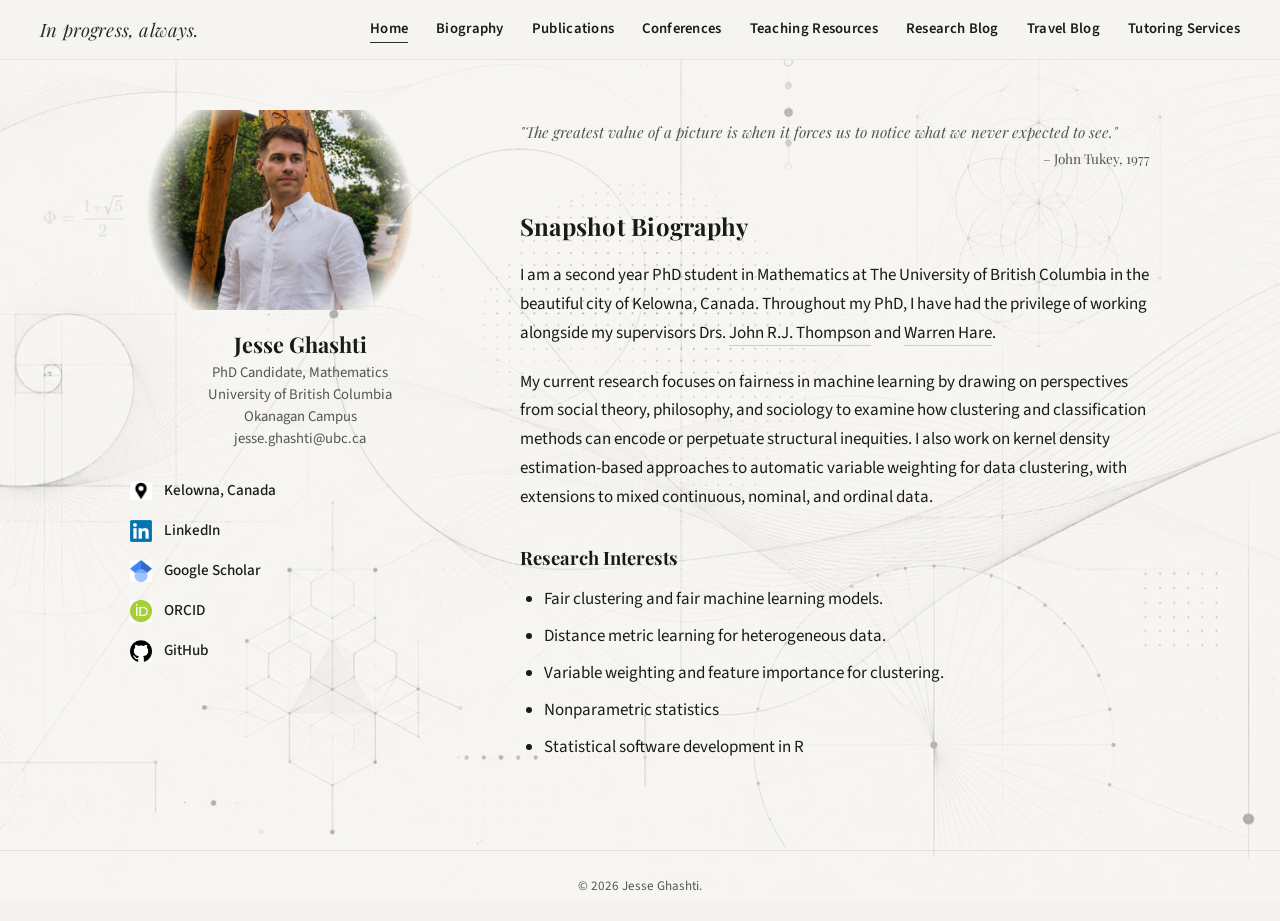
<file: index.html>
<!DOCTYPE html>
<html lang="en">
<head>
  <meta charset="UTF-8">
  <meta name="viewport" content="width=device-width, initial-scale=1.0">
  <title>Jesse Ghashti — Mathematics PhD, UBC Okanagan</title>
  <meta name="description" content="Academic website of Jesse Ghashti, PhD student in Mathematics at UBC Okanagan. Research in fairness-aware machine learning, fuzzy spectral clustering, and optimal transport.">
  <link rel="preconnect" href="https://fonts.googleapis.com">
  <link rel="preconnect" href="https://fonts.gstatic.com" crossorigin>
  <link href="https://fonts.googleapis.com/css2?family=Playfair+Display:ital,wght@0,400;0,700;1,400&family=Source+Sans+3:wght@400;500;600;700&display=swap" rel="stylesheet">
  <link rel="stylesheet" href="style.css">
</head>
<body>

  <!-- ===== NAVBAR ===== -->
  <header class="navbar">
    <div class="site-tagline">In progress, always.</div>
    <button class="hamburger" onclick="document.querySelector('.navbar nav').classList.toggle('open')" aria-label="Toggle menu">
      <span></span><span></span><span></span>
    </button>
    <nav>
      <a href="index.html" class="active">Home</a>
      <a href="pages/biography.html">Biography</a>
      <a href="pages/publications.html">Publications</a>
      <a href="pages/conferences.html">Conferences</a>
      <a href="pages/teaching.html">Teaching Resources</a>
      <a href="pages/blog.html">Research Blog</a>
      <a href="pages/travel.html">Travel Blog</a>
      <a href="pages/tutoring.html">Tutoring Services</a>
    </nav>
  </header>

  <!-- ===== PAGE BODY ===== -->
  <main class="page-body">
    <div class="home-layout">

      <!-- LEFT SIDEBAR -->
      <aside class="sidebar">
        <div class="portrait-wrapper portrait-faded">
          <!-- Replace with your headshot -->
          <img src="images/portrait.png" alt="Jesse Ghashti">
        </div>

        <div class="sidebar-identity">
          <p class="identity-name">Jesse Ghashti</p>
          <p class="identity-line">PhD Candidate, Mathematics</p>
          <p class="identity-line">University of British Columbia</p>
          <p class="identity-line">Okanagan Campus</p>
          <p class="identity-line"><a href="mailto:jesse.ghashti@ubc.ca">jesse.ghashti@ubc.ca</a></p>
        </div>

        <div class="sidebar-links">
          <a class="sidebar-link" href="https://www.google.com/maps/place/Kelowna" target="_blank" rel="noopener">
            <img src="images/icon-location.png" alt=""> Kelowna, Canada
          </a>
          <a class="sidebar-link" href="https://ca.linkedin.com/in/jesse-ghashti" target="_blank" rel="noopener">
            <img src="images/icon-linkedin.png" alt=""> LinkedIn
          </a>
          <a class="sidebar-link" href="https://scholar.google.com/citations?user=Z6CjP9QAAAAJ&hl=en" target="_blank" rel="noopener">
            <img src="images/icon-scholar.png" alt=""> Google Scholar
          </a>
          <a class="sidebar-link" href="https://orcid.org/0009-0001-6645-1766" target="_blank" rel="noopener">
            <img src="images/icon-orcid.png" alt=""> ORCID
          </a>
          <a class="sidebar-link" href="https://github.com/ghashti-j" target="_blank" rel="noopener">
            <img src="images/icon-github.png" alt=""> GitHub
          </a>
        </div>
      </aside>

      <!-- RIGHT CONTENT -->
      <section class="bio-content">
        <div class="epigraph">
          "The greatest value of a picture is when it forces us to notice what we never expected to see."
          <span class="attribution">– John Tukey, 1977</span>
        </div>

        <h2>Snapshot Biography</h2>
        <p>
          I am a second year PhD student in Mathematics at The University of British
          Columbia in the beautiful city of Kelowna, Canada. Throughout my PhD, I have
          had the privilege of working alongside my supervisors Drs.
          <a href="https://cmps.ok.ubc.ca/about/contact/john-r-j-thompson/" target="_blank" rel="noopener">John R.J. Thompson</a> and
          <a href="https://cmps.ok.ubc.ca/about/contact/warren-hare/" target="_blank" rel="noopener">Warren Hare</a>.
        </p>
        <p>
          My current research focuses on fairness in machine learning by drawing on
          perspectives from social theory, philosophy, and sociology to examine how
          clustering and classification methods can encode or perpetuate structural
          inequities. I also work on kernel density estimation-based approaches to
          automatic variable weighting for data clustering, with extensions to mixed
          continuous, nominal, and ordinal data.
        </p>

        <h3>Research Interests</h3>
        <ul>
          <li>Fair clustering and fair machine learning models.</li>
          <li>Distance metric learning for heterogeneous data.</li>
          <li>Variable weighting and feature importance for clustering.</li>
          <li>Nonparametric statistics</li>
          <li>Statistical software development in R</li>
        </ul>
      </section>

    </div>
  </main>

  <footer class="site-footer">
    &copy; 2026 Jesse Ghashti.
  </footer>

</body>
</html>
</file>
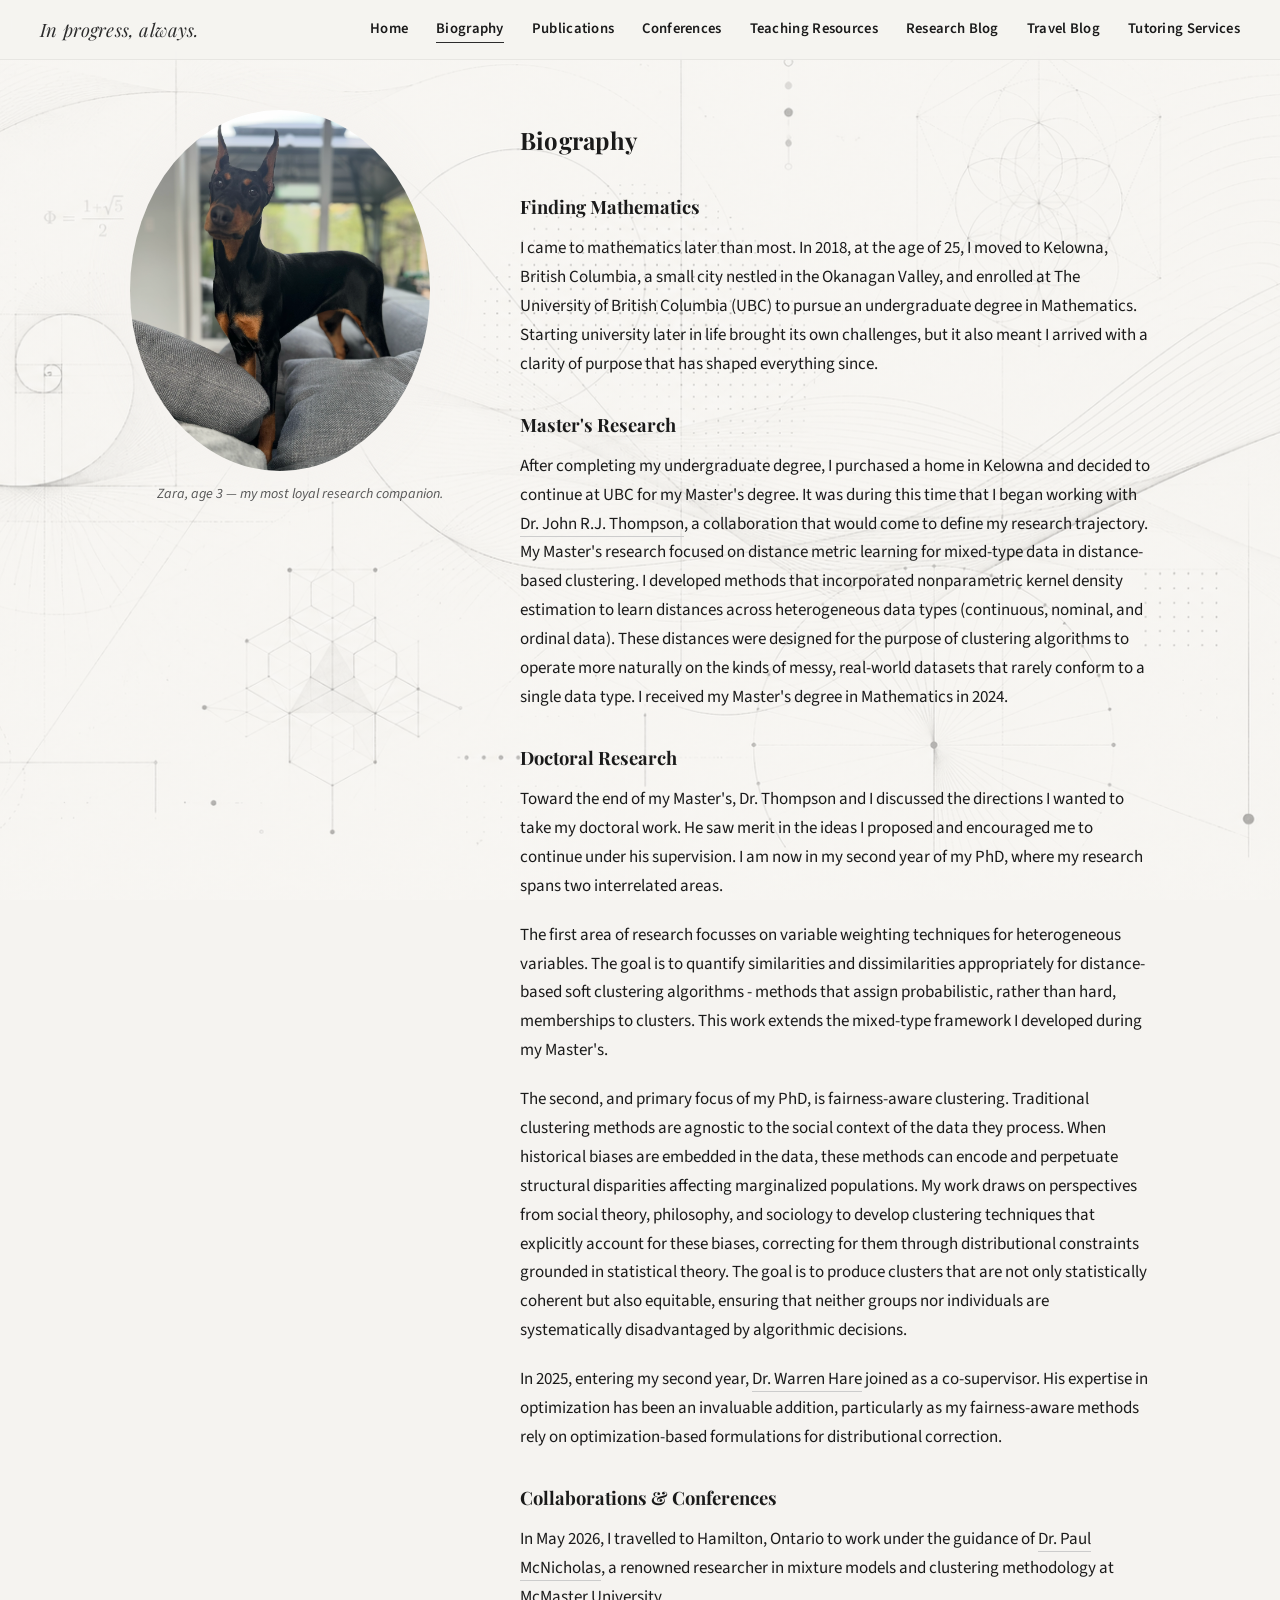
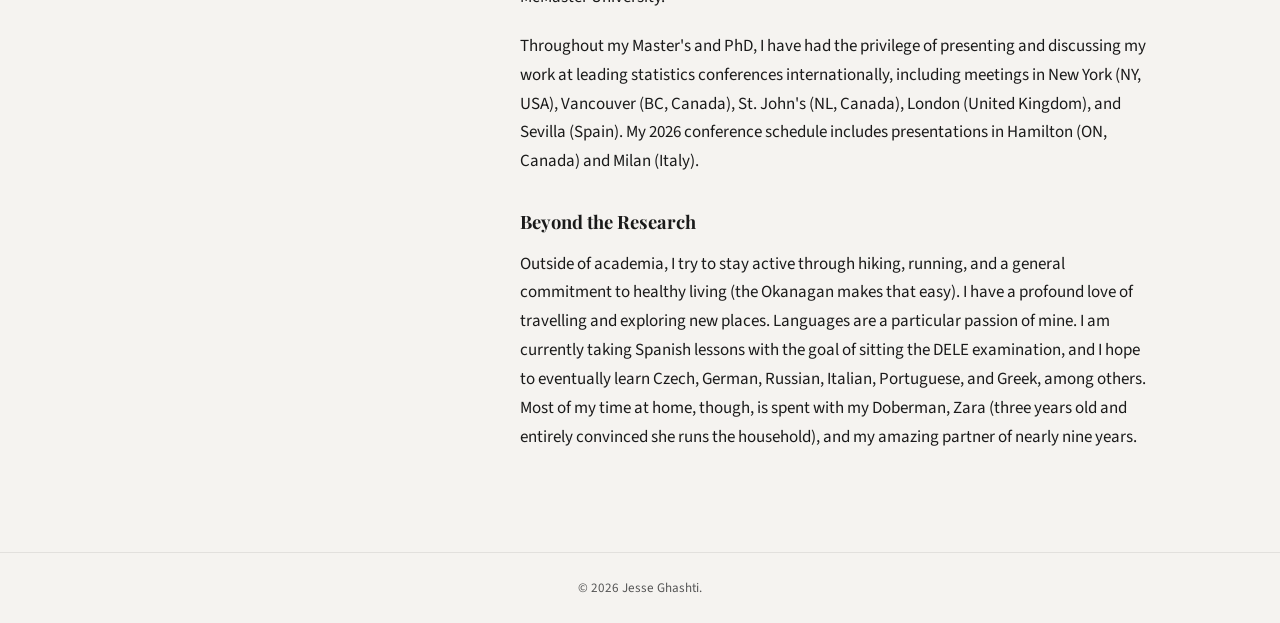
<file: pages/biography.html>
<!DOCTYPE html>
<html lang="en">
<head>
  <meta charset="UTF-8">
  <meta name="viewport" content="width=device-width, initial-scale=1.0">
  <title>Biography — Jesse Ghashti</title>
  <link rel="preconnect" href="https://fonts.googleapis.com">
  <link rel="preconnect" href="https://fonts.gstatic.com" crossorigin>
  <link href="https://fonts.googleapis.com/css2?family=Playfair+Display:ital,wght@0,400;0,700;1,400&family=Source+Sans+3:wght@400;500;600;700&display=swap" rel="stylesheet">
  <link rel="stylesheet" href="../style.css">
</head>
<body>

  <!-- ===== NAVBAR ===== -->
  <header class="navbar">
    <div class="site-tagline">In progress, always.</div>
    <button class="hamburger" onclick="document.querySelector('.navbar nav').classList.toggle('open')" aria-label="Toggle menu">
      <span></span><span></span><span></span>
    </button>
    <nav>
      <a href="../index.html">Home</a>
      <a href="biography.html" class="active">Biography</a>
      <a href="publications.html">Publications</a>
      <a href="conferences.html">Conferences</a>
      <a href="teaching.html">Teaching Resources</a>
      <a href="blog.html">Research Blog</a>
      <a href="travel.html">Travel Blog</a>
      <a href="tutoring.html">Tutoring Services</a>
    </nav>
  </header>

  <!-- ===== PAGE BODY ===== -->
  <main class="page-body">
    <div class="home-layout">

      <!-- LEFT SIDEBAR — Zara photo -->
      <aside class="sidebar">
        <div class="portrait-wrapper">
          <img src="../images/zara.png" alt="Zara the Doberman">
        </div>
        <p style="text-align: center; font-style: italic; color: var(--text-muted); font-size: 0.88rem; margin-top: 12px;">
          Zara, age 3 — my most loyal research companion.
        </p>
      </aside>

      <!-- RIGHT CONTENT — Biography -->
      <section class="bio-content">

        <h2>Biography</h2>

        <!-- EARLY YEARS & ARRIVING AT UBC -->
        <h3>Finding Mathematics</h3>
        <p>
          I came to mathematics later than most. In 2018, at the age of 25, I moved to Kelowna,
          British Columbia, a small city nestled in the Okanagan Valley, and enrolled at
          The University of British Columbia (UBC) to pursue an undergraduate degree in
          Mathematics. Starting university later in life brought its own challenges, but it
          also meant I arrived with a clarity of purpose that has shaped everything since.
        </p>

        <!-- MASTERS -->
        <h3>Master's Research</h3>
        <p>
          After completing my undergraduate degree, I purchased a home in Kelowna and decided
          to continue at UBC for my Master's degree. It was during this time that I began
          working with
          <a href="https://cmps.ok.ubc.ca/about/contact/john-r-j-thompson/" target="_blank" rel="noopener">Dr. John R.J. Thompson</a>,
          a collaboration that would come to define my research trajectory. My Master's research
          focused on distance metric learning for mixed-type data in distance-based clustering.
          I developed methods that incorporated nonparametric kernel density estimation
          to learn distances across heterogeneous data types (continuous, nominal,
          and ordinal data). These distances were designed for the purpose of clustering algorithms
          to operate more naturally on the kinds of messy, real-world datasets that rarely conform to
          a single data type. I received my Master's degree in Mathematics in 2024.
        </p>

        <!-- PhD -->
        <h3>Doctoral Research</h3>
        <p>
          Toward the end of my Master's, Dr. Thompson and I discussed the directions I wanted
          to take my doctoral work. He saw merit in the ideas I proposed and encouraged
          me to continue under his supervision. I am now in my second year of my PhD, where
          my research spans two interrelated areas.
        </p>
        <p>
          The first area of research focusses on variable weighting techniques for
          heterogeneous variables. The goal is to quantify similarities and dissimilarities
          appropriately for distance-based soft clustering algorithms - methods that
          assign probabilistic, rather than hard, memberships to clusters.
          This work extends the mixed-type framework I developed during my Master's.
        </p>
        <p>
          The second, and primary focus of my PhD, is fairness-aware clustering. Traditional
          clustering methods are agnostic to the social context of the data they process.
          When historical biases are embedded in the data, these methods can encode
          and perpetuate structural disparities affecting marginalized populations. My work
          draws on perspectives from social theory, philosophy, and sociology to develop
          clustering techniques that explicitly account for these biases, correcting for them
          through distributional constraints grounded in statistical theory. The goal is
          to produce clusters that are not only statistically coherent but also equitable,
          ensuring that neither groups nor individuals are systematically disadvantaged by
          algorithmic decisions.
        </p>
        <p>
          In 2025, entering my second year,
          <a href="https://cmps.ok.ubc.ca/about/contact/warren-hare/" target="_blank" rel="noopener">Dr. Warren Hare</a>
          joined as a co-supervisor. His expertise in optimization has been an invaluable
          addition, particularly as my fairness-aware methods rely on
          optimization-based formulations for distributional correction.
        </p>

        <!-- COLLABORATIONS & TRAVEL -->
        <h3>Collaborations &amp; Conferences</h3>
        <p>
          In May 2026, I travelled to Hamilton, Ontario to work under the guidance of
          <a href="https://ms.mcmaster.ca/~paul/" target="_blank" rel="noopener">Dr. Paul McNicholas</a>,
          a renowned researcher in mixture models and clustering methodology at McMaster
          University.
        </p>
        <p>
          Throughout my Master's and PhD, I have had the privilege of presenting and discussing
          my work at leading statistics conferences internationally, including meetings in
          New York (NY, USA), Vancouver (BC, Canada), St. John's (NL, Canada), London (United
          Kingdom), and Sevilla (Spain). My 2026 conference schedule includes presentations in
          Hamilton (ON, Canada) and Milan (Italy).
        </p>

        <!-- PERSONAL -->
        <h3>Beyond the Research</h3>
        <p>
          Outside of academia, I try to stay active through hiking, running, and a general
          commitment to healthy living (the Okanagan makes that easy). I have a profound love of
          travelling and exploring new places.
          Languages are a particular passion of mine. I am currently taking Spanish lessons
          with the goal of sitting the DELE examination, and I hope to eventually learn Czech,
          German, Russian, Italian, Portuguese, and Greek, among others. Most of my time at
          home, though, is spent with my Doberman, Zara (three years old and entirely convinced
          she runs the household), and my amazing partner of nearly nine years.
        </p>

      </section>

    </div>
  </main>

  <footer class="site-footer">
    &copy; 2026 Jesse Ghashti.
  </footer>

</body>
</html>
</file>
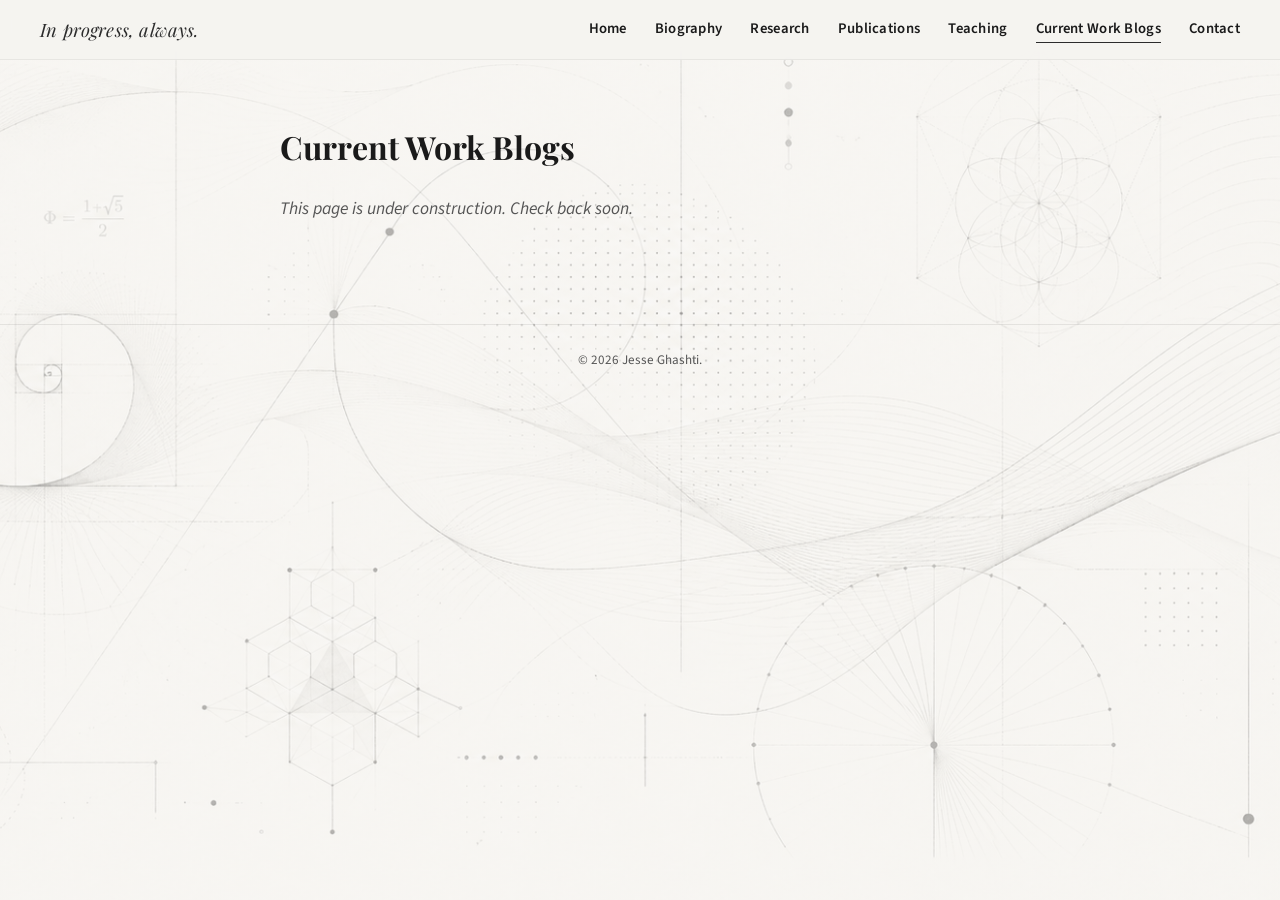
<file: pages/blog.html>
<!DOCTYPE html>
<html lang="en">
<head>
  <meta charset="UTF-8">
  <meta name="viewport" content="width=device-width, initial-scale=1.0">
  <title>Current Work Blogs — Jesse Ghashti</title>
  <link rel="preconnect" href="https://fonts.googleapis.com">
  <link rel="preconnect" href="https://fonts.gstatic.com" crossorigin>
  <link href="https://fonts.googleapis.com/css2?family=Playfair+Display:ital,wght@0,400;0,700;1,400&family=Source+Sans+3:wght@400;500;600;700&display=swap" rel="stylesheet">
  <link rel="stylesheet" href="../style.css">
</head>
<body>
  <header class="navbar">
    <div class="site-tagline">In progress, always.</div>
    <button class="hamburger" onclick="document.querySelector('.navbar nav').classList.toggle('open')" aria-label="Toggle menu">
      <span></span><span></span><span></span>
    </button>
    <nav>
      <a href="../index.html">Home</a>
      <a href="biography.html">Biography</a>
      <a href="research.html" >Research</a>
      <a href="publications.html" >Publications</a>
      <a href="teaching.html" >Teaching</a>
      <a href="blog.html" class="active">Current Work Blogs</a>
      <a href="contact.html" >Contact</a>
    </nav>
  </header>
  <main class="page-body">
    <div class="page-container">
      <h1>Current Work Blogs</h1>
      <p class="under-construction">This page is under construction. Check back soon.</p>
    </div>
  </main>
  <footer class="site-footer">
    &copy; 2026 Jesse Ghashti. 
  </footer>
</body>
</html>
</file>
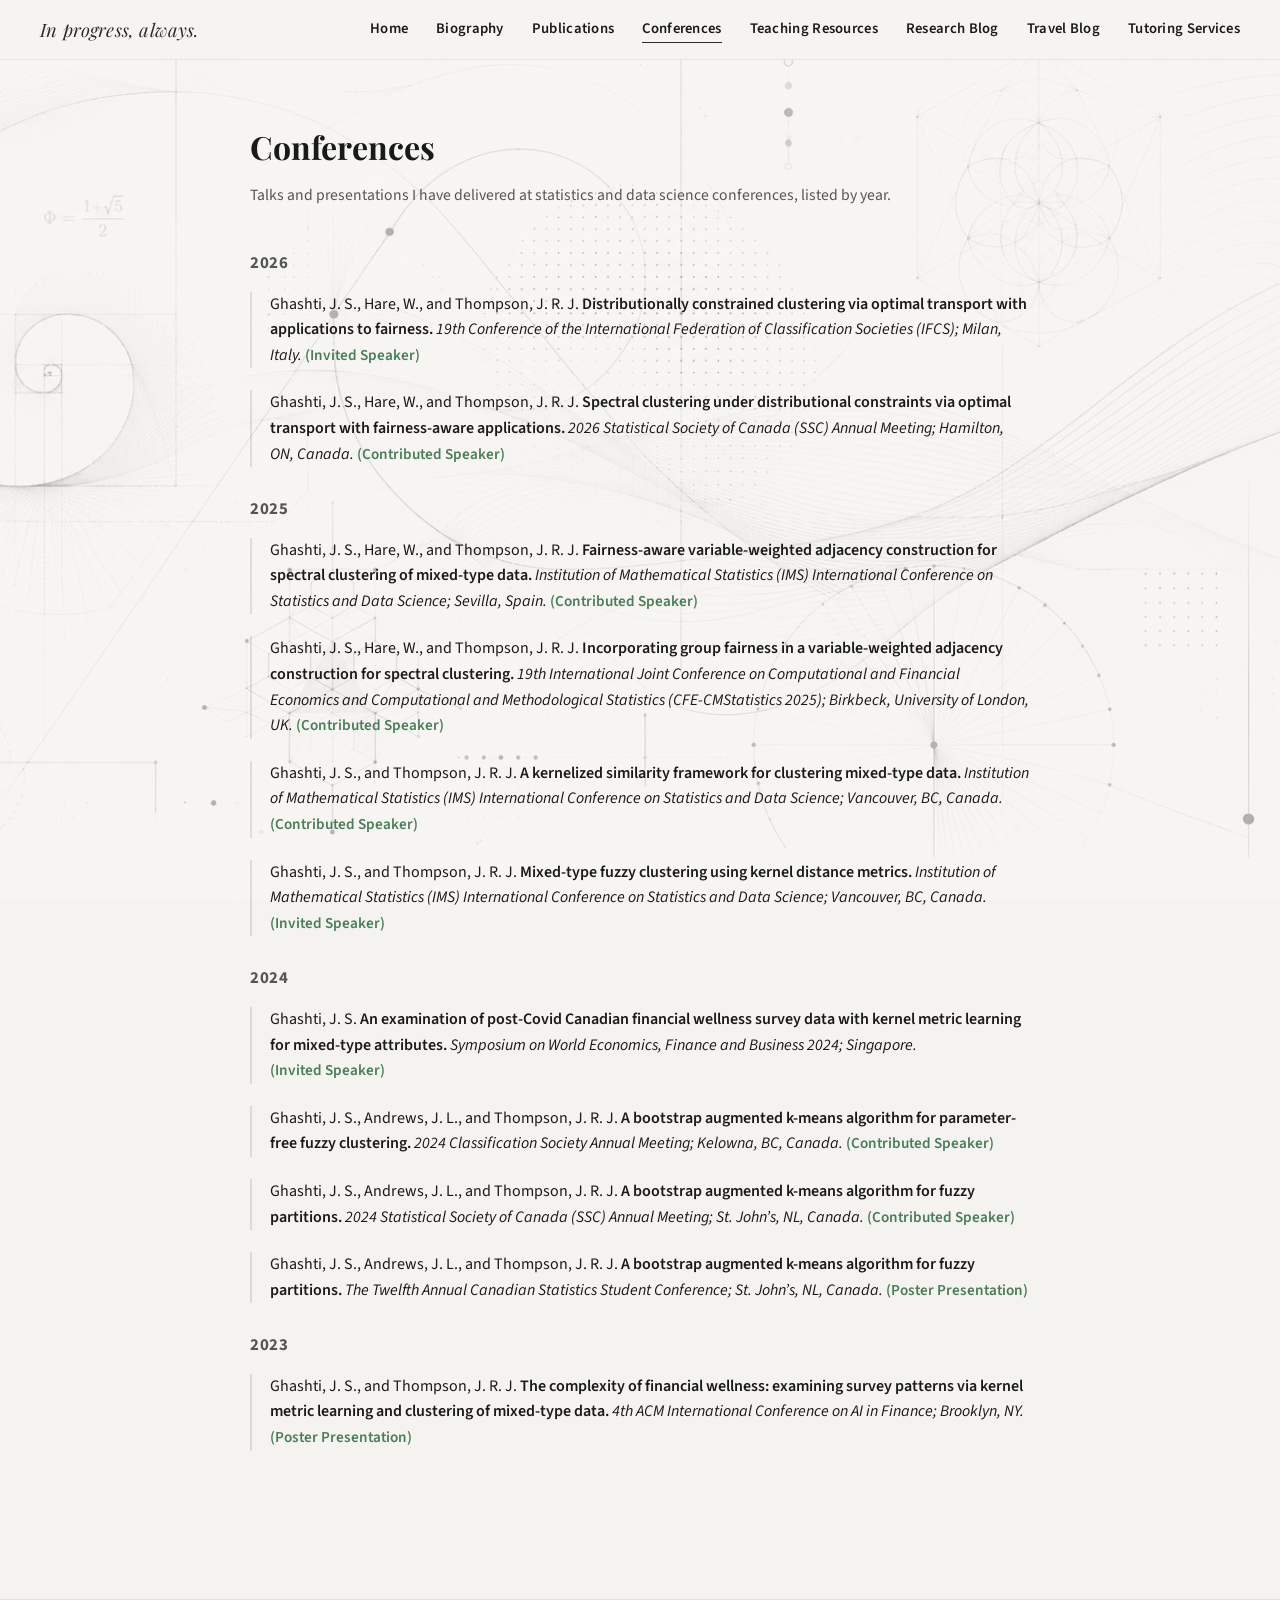
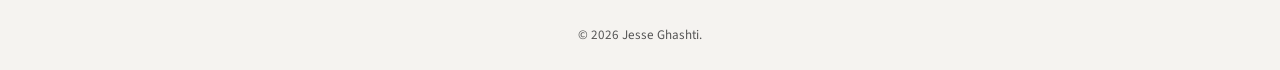
<file: pages/conferences.html>
<!DOCTYPE html>
<html lang="en">
<head>
  <meta charset="UTF-8">
  <meta name="viewport" content="width=device-width, initial-scale=1.0">
  <title>Conferences — Jesse Ghashti</title>
  <link rel="preconnect" href="https://fonts.googleapis.com">
  <link rel="preconnect" href="https://fonts.gstatic.com" crossorigin>
  <link href="https://fonts.googleapis.com/css2?family=Playfair+Display:ital,wght@0,400;0,700;1,400&family=Source+Sans+3:wght@400;500;600;700&display=swap" rel="stylesheet">
  <link rel="stylesheet" href="../style.css">
</head>
<body>
  <header class="navbar">
    <div class="site-tagline">In progress, always.</div>
    <button class="hamburger" onclick="document.querySelector('.navbar nav').classList.toggle('open')" aria-label="Toggle menu">
      <span></span><span></span><span></span>
    </button>
    <nav>
      <a href="../index.html">Home</a>
      <a href="biography.html">Biography</a>
      <a href="publications.html">Publications</a>
      <a href="conferences.html" class="active">Conferences</a>
      <a href="teaching.html">Teaching Resources</a>
      <a href="blog.html">Research Blog</a>
      <a href="travel.html">Travel Blog</a>
      <a href="tutoring.html">Tutoring Services</a>
    </nav>
  </header>

  <main class="page-body">
    <section class="publications">
      <h1>Conferences</h1>
      <p class="page-intro">
        Talks and presentations I have delivered at statistics and data science
        conferences, listed by year.
      </p>

      <div class="pub-section">

        <!-- 2026 -->
        <h3 class="pub-year">2026</h3>

        <div class="pub-entry">
          <p class="pub-cite">
            Ghashti, J. S., Hare, W., and Thompson, J. R. J.
            <span class="pub-title">Distributionally constrained clustering via optimal transport with applications to fairness.</span>
            <span class="pub-venue">19th Conference of the International Federation of Classification Societies (IFCS); Milan, Italy.</span>
            <span class="conf-role">(Invited Speaker)</span>
          </p>
        </div>

        <div class="pub-entry">
          <p class="pub-cite">
            Ghashti, J. S., Hare, W., and Thompson, J. R. J.
            <span class="pub-title">Spectral clustering under distributional constraints via optimal transport with fairness-aware applications.</span>
            <span class="pub-venue">2026 Statistical Society of Canada (SSC) Annual Meeting; Hamilton, ON, Canada.</span>
            <span class="conf-role">(Contributed Speaker)</span>
          </p>
        </div>

        <!-- 2025 -->
        <h3 class="pub-year">2025</h3>

        <div class="pub-entry">
          <p class="pub-cite">
            Ghashti, J. S., Hare, W., and Thompson, J. R. J.
            <span class="pub-title">Fairness-aware variable-weighted adjacency construction for spectral clustering of mixed-type data.</span>
            <span class="pub-venue">Institution of Mathematical Statistics (IMS) International Conference on Statistics and Data Science; Sevilla, Spain.</span>
            <span class="conf-role">(Contributed Speaker)</span>
          </p>
        </div>

        <div class="pub-entry">
          <p class="pub-cite">
            Ghashti, J. S., Hare, W., and Thompson, J. R. J.
            <span class="pub-title">Incorporating group fairness in a variable-weighted adjacency construction for spectral clustering.</span>
            <span class="pub-venue">19th International Joint Conference on Computational and Financial Economics and Computational and Methodological Statistics (CFE-CMStatistics 2025); Birkbeck, University of London, UK.</span>
            <span class="conf-role">(Contributed Speaker)</span>
          </p>
        </div>

        <div class="pub-entry">
          <p class="pub-cite">
            Ghashti, J. S., and Thompson, J. R. J.
            <span class="pub-title">A kernelized similarity framework for clustering mixed-type data.</span>
            <span class="pub-venue">Institution of Mathematical Statistics (IMS) International Conference on Statistics and Data Science; Vancouver, BC, Canada.</span>
            <span class="conf-role">(Contributed Speaker)</span>
          </p>
        </div>

        <div class="pub-entry">
          <p class="pub-cite">
            Ghashti, J. S., and Thompson, J. R. J.
            <span class="pub-title">Mixed-type fuzzy clustering using kernel distance metrics.</span>
            <span class="pub-venue">Institution of Mathematical Statistics (IMS) International Conference on Statistics and Data Science; Vancouver, BC, Canada.</span>
            <span class="conf-role">(Invited Speaker)</span>
          </p>
        </div>

        <!-- 2024 -->
        <h3 class="pub-year">2024</h3>

        <div class="pub-entry">
          <p class="pub-cite">
            Ghashti, J. S.
            <span class="pub-title">An examination of post-Covid Canadian financial wellness survey data with kernel metric learning for mixed-type attributes.</span>
            <span class="pub-venue">Symposium on World Economics, Finance and Business 2024; Singapore.</span>
            <span class="conf-role">(Invited Speaker)</span>
          </p>
        </div>

        <div class="pub-entry">
          <p class="pub-cite">
            Ghashti, J. S., Andrews, J. L., and Thompson, J. R. J.
            <span class="pub-title">A bootstrap augmented k-means algorithm for parameter-free fuzzy clustering.</span>
            <span class="pub-venue">2024 Classification Society Annual Meeting; Kelowna, BC, Canada.</span>
            <span class="conf-role">(Contributed Speaker)</span>
          </p>
        </div>

        <div class="pub-entry">
          <p class="pub-cite">
            Ghashti, J. S., Andrews, J. L., and Thompson, J. R. J.
            <span class="pub-title">A bootstrap augmented k-means algorithm for fuzzy partitions.</span>
            <span class="pub-venue">2024 Statistical Society of Canada (SSC) Annual Meeting; St. John&rsquo;s, NL, Canada.</span>
            <span class="conf-role">(Contributed Speaker)</span>
          </p>
        </div>

        <div class="pub-entry">
          <p class="pub-cite">
            Ghashti, J. S., Andrews, J. L., and Thompson, J. R. J.
            <span class="pub-title">A bootstrap augmented k-means algorithm for fuzzy partitions.</span>
            <span class="pub-venue">The Twelfth Annual Canadian Statistics Student Conference; St. John&rsquo;s, NL, Canada.</span>
            <span class="conf-role">(Poster Presentation)</span>
          </p>
        </div>

        <!-- 2023 -->
        <h3 class="pub-year">2023</h3>

        <div class="pub-entry">
          <p class="pub-cite">
            Ghashti, J. S., and Thompson, J. R. J.
            <span class="pub-title">The complexity of financial wellness: examining survey patterns via kernel metric learning and clustering of mixed-type data.</span>
            <span class="pub-venue">4th ACM International Conference on AI in Finance; Brooklyn, NY.</span>
            <span class="conf-role">(Poster Presentation)</span>
          </p>
        </div>

      </div>
    </section>
  </main>

  <footer class="site-footer">
    &copy; 2026 Jesse Ghashti.
  </footer>
</body>
</html>
</file>
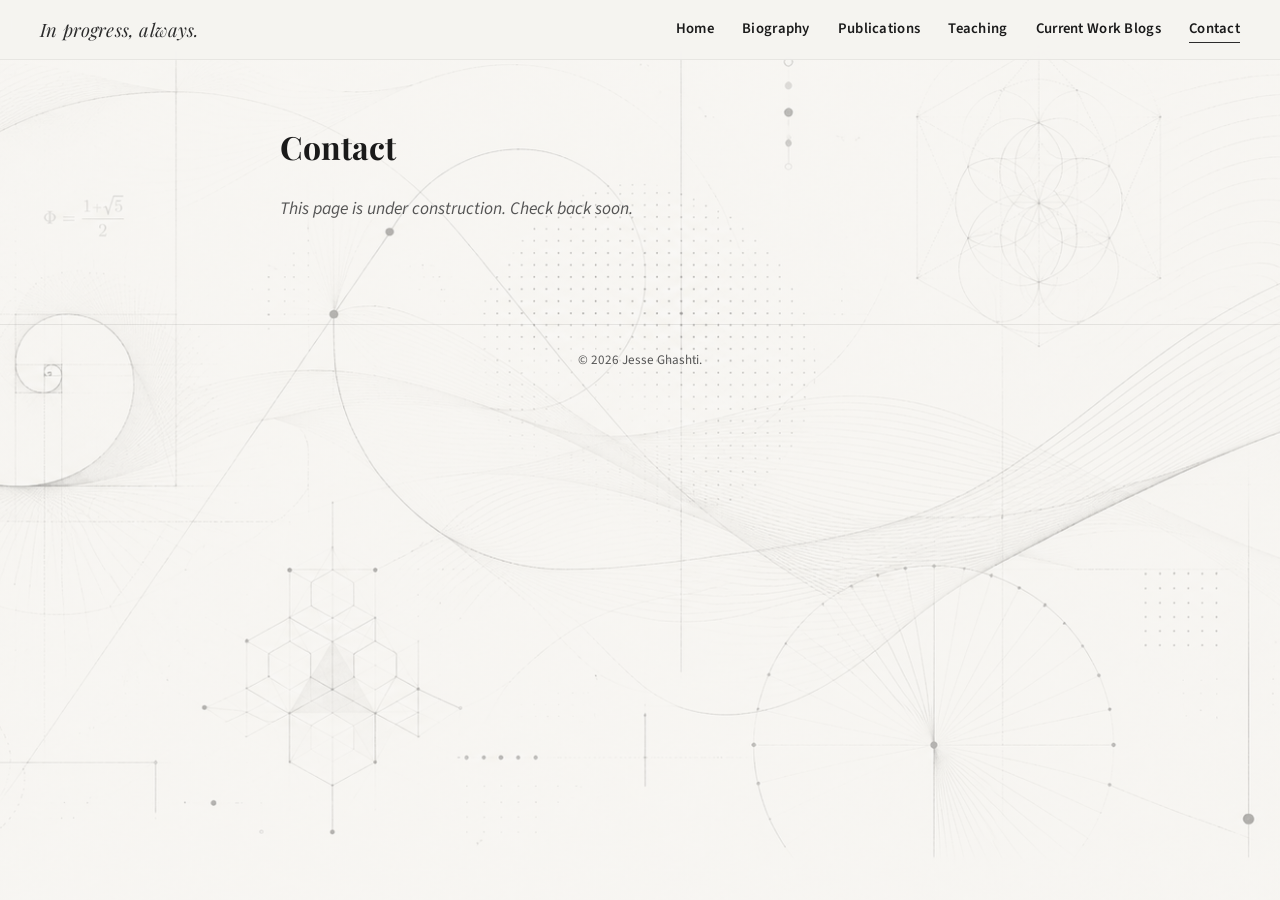
<file: pages/contact.html>
<!DOCTYPE html>
<html lang="en">
<head>
  <meta charset="UTF-8">
  <meta name="viewport" content="width=device-width, initial-scale=1.0">
  <title>Contact — Jesse Ghashti</title>
  <link rel="preconnect" href="https://fonts.googleapis.com">
  <link rel="preconnect" href="https://fonts.gstatic.com" crossorigin>
  <link href="https://fonts.googleapis.com/css2?family=Playfair+Display:ital,wght@0,400;0,700;1,400&family=Source+Sans+3:wght@400;500;600;700&display=swap" rel="stylesheet">
  <link rel="stylesheet" href="../style.css">
</head>
<body>
  <header class="navbar">
    <div class="site-tagline">In progress, always.</div>
    <button class="hamburger" onclick="document.querySelector('.navbar nav').classList.toggle('open')" aria-label="Toggle menu">
      <span></span><span></span><span></span>
    </button>
    <nav>
      <a href="../index.html">Home</a>
      <a href="biography.html">Biography</a>
      <a href="publications.html" >Publications</a>
      <a href="teaching.html" >Teaching</a>
      <a href="blog.html" >Current Work Blogs</a>
      <a href="contact.html" class="active">Contact</a>
    </nav>
  </header>
  <main class="page-body">
    <div class="page-container">
      <h1>Contact</h1>
      <p class="under-construction">This page is under construction. Check back soon.</p>
    </div>
  </main>
  <footer class="site-footer">
    &copy; 2026 Jesse Ghashti. 
  </footer>
</body>
</html>
</file>
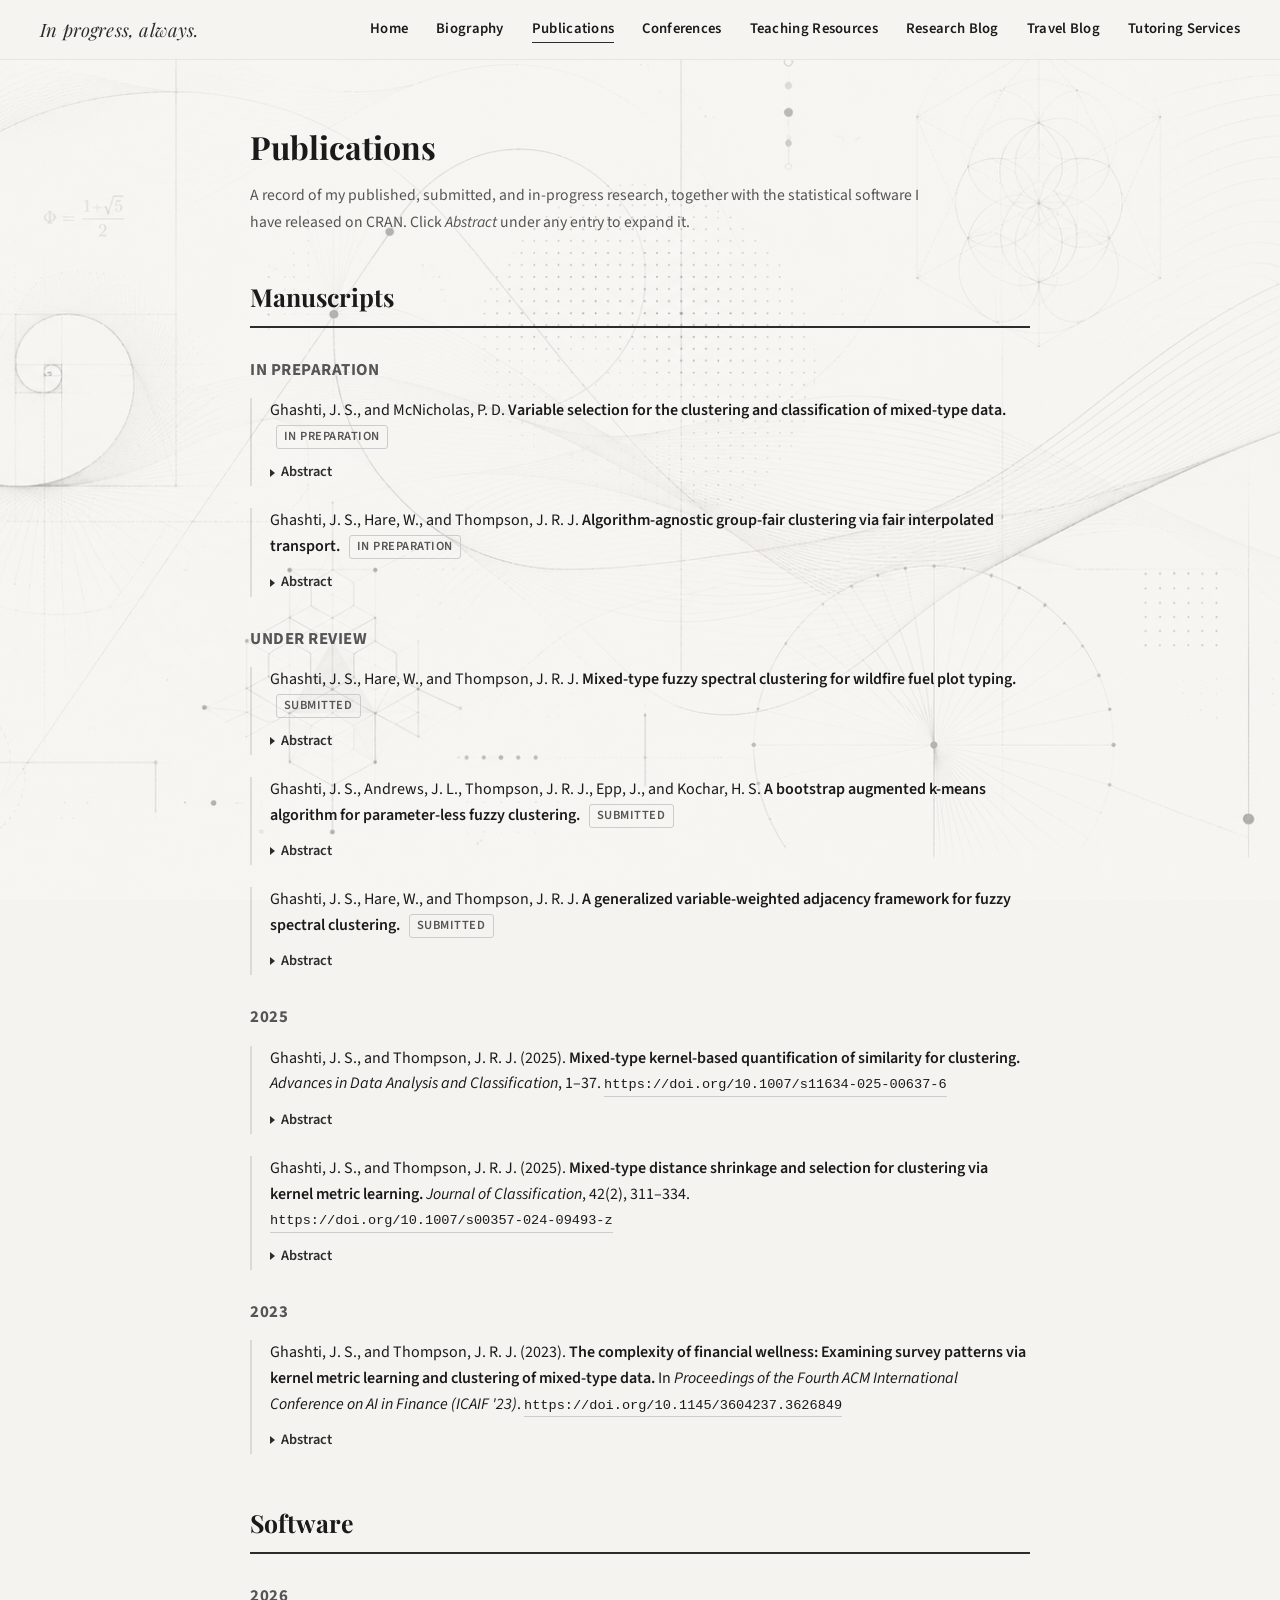
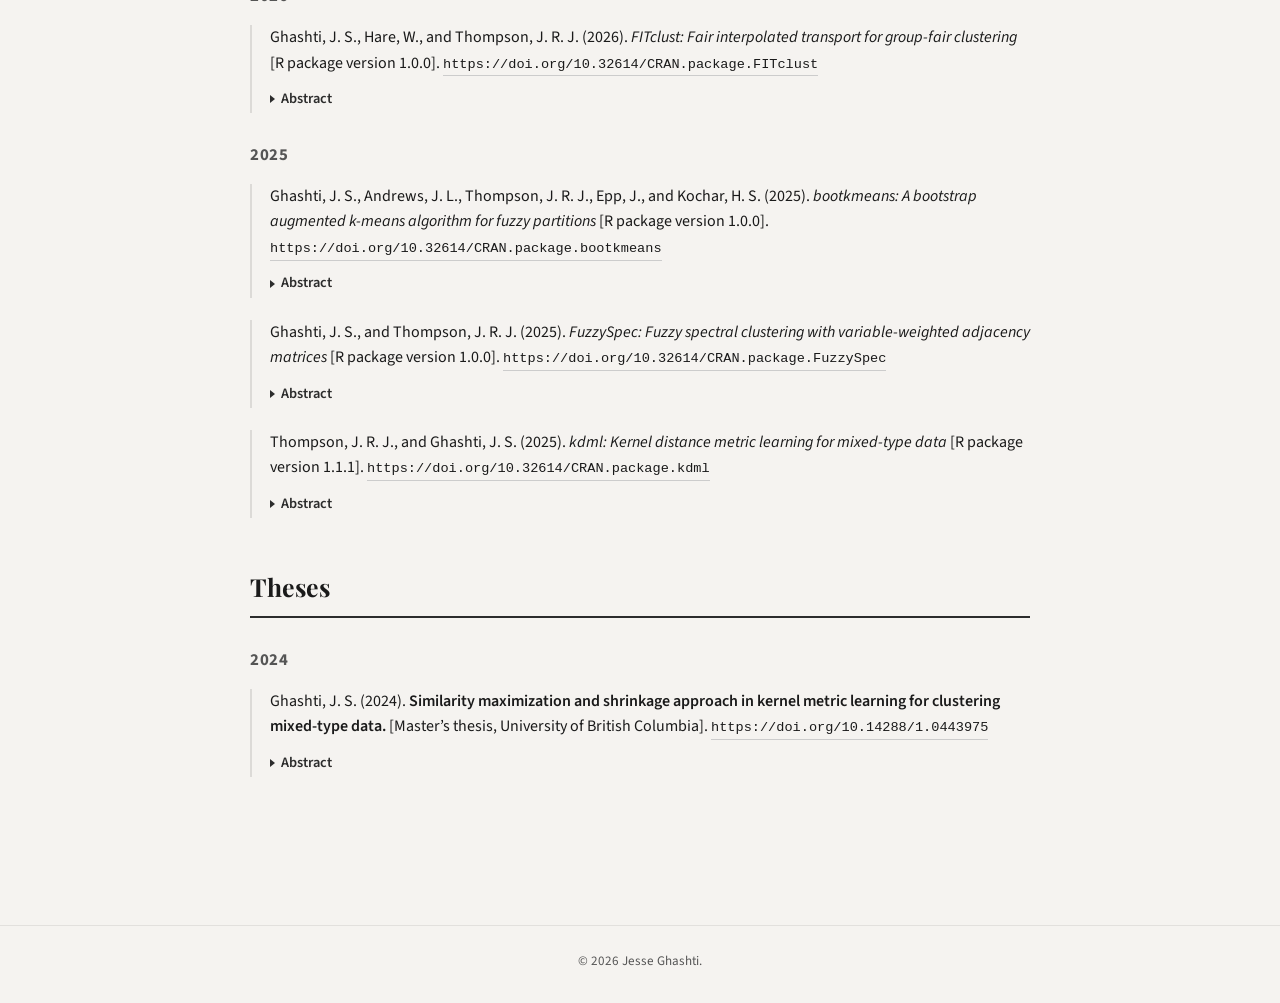
<file: pages/publications.html>
<!DOCTYPE html>
<html lang="en">
<head>
  <meta charset="UTF-8">
  <meta name="viewport" content="width=device-width, initial-scale=1.0">
  <title>Publications — Jesse Ghashti</title>
  <link rel="preconnect" href="https://fonts.googleapis.com">
  <link rel="preconnect" href="https://fonts.gstatic.com" crossorigin>
  <link href="https://fonts.googleapis.com/css2?family=Playfair+Display:ital,wght@0,400;0,700;1,400&family=Source+Sans+3:wght@400;500;600;700&display=swap" rel="stylesheet">
  <link rel="stylesheet" href="../style.css">
</head>
<body>
  <header class="navbar">
    <div class="site-tagline">In progress, always.</div>
    <button class="hamburger" onclick="document.querySelector('.navbar nav').classList.toggle('open')" aria-label="Toggle menu">
      <span></span><span></span><span></span>
    </button>
    <nav>
      <a href="../index.html">Home</a>
      <a href="biography.html">Biography</a>
      <a href="publications.html" class="active">Publications</a>
      <a href="conferences.html">Conferences</a>
      <a href="teaching.html">Teaching Resources</a>
      <a href="blog.html">Research Blog</a>
      <a href="travel.html">Travel Blog</a>
      <a href="tutoring.html">Tutoring Services</a>
    </nav>
  </header>

  <main class="page-body">
    <section class="publications">
      <h1>Publications</h1>
      <p class="page-intro">
        A record of my published, submitted, and in-progress research, together with
        the statistical software I have released on CRAN. Click <em>Abstract</em> under
        any entry to expand it.
      </p>

      <!-- ============ MANUSCRIPTS ============ -->
      <div class="pub-section">
        <h2>Manuscripts</h2>

        <!-- IN PREPARATION -->
        <h3 class="pub-year">In Preparation</h3>

        <div class="pub-entry">
          <p class="pub-cite">
            Ghashti, J. S., and McNicholas, P. D.
            <span class="pub-title">Variable selection for the clustering and classification of mixed-type data.</span>
            <span class="pub-status">In preparation</span>
          </p>
          <details class="pub-abstract">
            <summary>Abstract</summary>
            <div class="abstract-body pending"></div>
          </details>
        </div>

        <div class="pub-entry">
          <p class="pub-cite">
            Ghashti, J. S., Hare, W., and Thompson, J. R. J.
            <span class="pub-title">Algorithm-agnostic group-fair clustering via fair interpolated transport.</span>
            <span class="pub-status">In preparation</span>
          </p>
          <details class="pub-abstract">
            <summary>Abstract</summary>
            <div class="abstract-body pending"></div>
          </details>
        </div>

        <!-- UNDER REVIEW -->
        <h3 class="pub-year">Under Review</h3>

        <div class="pub-entry">
          <p class="pub-cite">
            Ghashti, J. S., Hare, W., and Thompson, J. R. J.
            <span class="pub-title">Mixed-type fuzzy spectral clustering for wildfire fuel plot typing.</span>
            <span class="pub-status">Submitted</span>
          </p>
          <details class="pub-abstract">
            <summary>Abstract</summary>
            <div class="abstract-body pending"></div>
          </details>
        </div>

        <div class="pub-entry">
          <p class="pub-cite">
            Ghashti, J. S., Andrews, J. L., Thompson, J. R. J., Epp, J., and Kochar, H. S.
            <span class="pub-title">A bootstrap augmented k-means algorithm for parameter-less fuzzy clustering.</span>
            <span class="pub-status">Submitted</span>
          </p>
          <details class="pub-abstract">
            <summary>Abstract</summary>
            <div class="abstract-body pending"></div>
          </details>
        </div>

        <div class="pub-entry">
          <p class="pub-cite">
            Ghashti, J. S., Hare, W., and Thompson, J. R. J.
            <span class="pub-title">A generalized variable-weighted adjacency framework for fuzzy spectral clustering.</span>
            <span class="pub-status">Submitted</span>
          </p>
          <details class="pub-abstract">
            <summary>Abstract</summary>
            <div class="abstract-body pending"></div>
          </details>
        </div>

        <!-- 2025 -->
        <h3 class="pub-year">2025</h3>

        <div class="pub-entry">
          <p class="pub-cite">
            Ghashti, J. S., and Thompson, J. R. J. (2025).
            <span class="pub-title">Mixed-type kernel-based quantification of similarity for clustering.</span>
            <span class="pub-venue">Advances in Data Analysis and Classification</span>, 1&ndash;37.
            <a class="pub-doi" href="https://doi.org/10.1007/s11634-025-00637-6" target="_blank" rel="noopener">https://doi.org/10.1007/s11634-025-00637-6</a>
          </p>
          <details class="pub-abstract">
            <summary>Abstract</summary>
            <div class="abstract-body">
              Similarity-based clustering groups observations based on their degree of proximity, which are often calculated using similarity functions. However, existing similarity functions often have limitations in effectively capturing the relationships within mixed numeric and categorical data, called mixed-type data. These functions may oversimplify the degree of proximity for observations in mixed-type datasets, leading to suboptimal clustering outcomes. We propose a flexible similarity learning approach using kernel functions to quantify proximity for each data type and balance between them. Our approach allows for the induction of distance metrics using a similarity function, either through positive definite kernel functions or by defining equivalence classes. We demonstrate that the proposed kernel summation similarity function improves spectral clustering accuracy over existing similarity functions and distance metrics on simulated and real-world mixed-type datasets. We show that this similarity learning approach benefits multivariate data structures by balancing similarities across variables, and remains invariant to data dimensionality and noise on large, imbalanced datasets.
            </div>
          </details>
        </div>

        <div class="pub-entry">
          <p class="pub-cite">
            Ghashti, J. S., and Thompson, J. R. J. (2025).
            <span class="pub-title">Mixed-type distance shrinkage and selection for clustering via kernel metric learning.</span>
            <span class="pub-venue">Journal of Classification</span>, 42(2), 311&ndash;334.
            <a class="pub-doi" href="https://doi.org/10.1007/s00357-024-09493-z" target="_blank" rel="noopener">https://doi.org/10.1007/s00357-024-09493-z</a>
          </p>
          <details class="pub-abstract">
            <summary>Abstract</summary>
            <div class="abstract-body">
              Distance-based clustering is widely used to group mixed numeric and categorical data (mixed-type data), where a predefined metric is used to quantify dissimilarity or distance between data points for clustering data. However, many existing metrics for mixed-type data convert continuous attributes to categorical attributes, or vice versa, and treat variables collectively as a single type, or calculate a distance between each variable separately and combine them. We propose a flexible kernel metric learning approach that balances numeric and categorical data types while determining which variables are relevant to dissimilarities within a dataset. The distance using kernel product similarity (DKPS) function uses kernel functions to measure similarity, with a maximum similarity cross-validated (MSCV) bandwidth selection technique that automatically scales and selects variables relevant to the underlying dissimilarities between data points. We prove that the DKPS function is a metric and show that the DKPS metric is a shrinkage method between maximum dissimilarity between all data points to uniform dissimilarity across data points. We demonstrate that when using the DKPS metric in various distance-based clustering algorithms, we improve clustering accuracy for simulated and real-world mixed-type datasets. In the context of clustering, we show that the DKPS metric with MSCV bandwidths is able to smooth out irrelevant variables and balance variables important to dissimilarity within mixed-type datasets.
            </div>
          </details>
        </div>

        <!-- 2023 -->
        <h3 class="pub-year">2023</h3>

        <div class="pub-entry">
          <p class="pub-cite">
            Ghashti, J. S., and Thompson, J. R. J. (2023).
            <span class="pub-title">The complexity of financial wellness: Examining survey patterns via kernel metric learning and clustering of mixed-type data.</span>
            In <span class="pub-venue">Proceedings of the Fourth ACM International Conference on AI in Finance (ICAIF '23)</span>.
            <a class="pub-doi" href="https://doi.org/10.1145/3604237.3626849" target="_blank" rel="noopener">https://doi.org/10.1145/3604237.3626849</a>
          </p>
          <details class="pub-abstract">
            <summary>Abstract</summary>
            <div class="abstract-body">
              Recent market events and inflation have significantly affected the financial stress facing many individuals, but understanding the main stressors is paramount to supporting them in making better long-term financial decisions. Financial advisors must understand the types of stress their clients face to provide tailored advice. While recent high inflation rates may underpin the cause of their clients’ stress, we ask: what are the major sources of stress that affect an individual’s financial wellness? In this study, we analyze the responses of 1874 individuals to 68 mixed-type questions from 2022 using distance-based clustering that is widely used in finance to group data into similar groups. Distance-based clustering is widely used in finance to group data into similar groups, which requires a predefined distance measurement between data points based on their (dis)similarity. We use a mixed-type metric that utilizes a variable-specific kernel functions with cross-validated bandwidths to optimally balance variables important for similarity, and smooth out variables irrelevant to the difference between data points. Applying the metric to the high-dimensional survey, we found two clusters of respondents: (1) the ‘steady savers’, who represent approximately one third of survey respondents and expressed stronger financial well-being with respect to day-to-day financial obligations and future outlooks, and (2) the ‘financial strivers’ who currently find themselves in more financially stressful situations. This segmentation provides financial advisors with useful results to allocate products, services, or advice tailored to support each group’s unique financial wellness needs. By leveraging this methodology, we strive to advance the realm of personalized financial advising and the landscape of robo-advising. Enhanced precision and tailored strategies allow this work to elevate the quality of investment recommendations, contributing to the future of automated financial guidance.
            </div>
          </details>
        </div>

      </div>

      <!-- ============ SOFTWARE ============ -->
      <div class="pub-section">
        <h2>Software</h2>

        <!-- 2026 -->
        <h3 class="pub-year">2026</h3>

        <div class="pub-entry">
          <p class="pub-cite">
            Ghashti, J. S., Hare, W., and Thompson, J. R. J. (2026).
            <span class="pub-venue">FITclust: Fair interpolated transport for group-fair clustering</span>
            [R package version 1.0.0].
            <a class="pub-doi" href="https://doi.org/10.32614/CRAN.package.FITclust" target="_blank" rel="noopener">https://doi.org/10.32614/CRAN.package.FITclust</a>
          </p>
          <details class="pub-abstract">
            <summary>Abstract</summary>
            <div class="abstract-body">
              Implementation of Fair Interpolated Transport (FIT), an algorithm-agnostic preprocessing framework for group-fair clustering. Group-conditional empirical distributions are moved along Wasserstein-2 geodesics toward a shared barycenter at a tunable transport intensity, and the smallest intensity meeting a soft-fairness tolerance is selected. Three soft clustering families are provided: centroid based, graph based, and model based.
            </div>
          </details>
        </div>

        <!-- 2025 -->
        <h3 class="pub-year">2025</h3>

        <div class="pub-entry">
          <p class="pub-cite">
            Ghashti, J. S., Andrews, J. L., Thompson, J. R. J., Epp, J., and Kochar, H. S. (2025).
            <span class="pub-venue">bootkmeans: A bootstrap augmented k-means algorithm for fuzzy partitions</span>
            [R package version 1.0.0].
            <a class="pub-doi" href="https://doi.org/10.32614/CRAN.package.bootkmeans" target="_blank" rel="noopener">https://doi.org/10.32614/CRAN.package.bootkmeans</a>
          </p>
          <details class="pub-abstract">
            <summary>Abstract</summary>
            <div class="abstract-body">
              Implementation of the bootkmeans algorithm, a bootstrap augmented k-means algorithm that returns probabilistic cluster assignments.
            </div>
          </details>
        </div>

        <div class="pub-entry">
          <p class="pub-cite">
            Ghashti, J. S., and Thompson, J. R. J. (2025).
            <span class="pub-venue">FuzzySpec: Fuzzy spectral clustering with variable-weighted adjacency matrices</span>
            [R package version 1.0.0].
            <a class="pub-doi" href="https://doi.org/10.32614/CRAN.package.FuzzySpec" target="_blank" rel="noopener">https://doi.org/10.32614/CRAN.package.FuzzySpec</a>
          </p>
          <details class="pub-abstract">
            <summary>Abstract</summary>
            <div class="abstract-body">
              Implementation of the FVIBES (Fuzzy Variable-Importance Based Eigenspace Separation) algorithm for fuzzy spectral clustering with variable-weighted adjacency matrices.
            </div>
          </details>
        </div>

        <div class="pub-entry">
          <p class="pub-cite">
            Thompson, J. R. J., and Ghashti, J. S. (2025).
            <span class="pub-venue">kdml: Kernel distance metric learning for mixed-type data</span>
            [R package version 1.1.1].
            <a class="pub-doi" href="https://doi.org/10.32614/CRAN.package.kdml" target="_blank" rel="noopener">https://doi.org/10.32614/CRAN.package.kdml</a>
          </p>
          <details class="pub-abstract">
            <summary>Abstract</summary>
            <div class="abstract-body">
              Distance metrics for mixed-type data consisting of continuous, nominal, and ordinal variables. This methodology uses additive and product kernels to calculate similarity functions and metrics, and selects variables relevant to the underlying distance through bandwidth selection via maximum similarity cross-validation. The package can be applied to distance-based algorithms including clustering analysis.
            </div>
          </details>
        </div>

      </div>

      <!-- ============ THESES ============ -->
      <div class="pub-section">
        <h2>Theses</h2>

        <!-- 2024 -->
        <h3 class="pub-year">2024</h3>

        <div class="pub-entry">
          <p class="pub-cite">
            Ghashti, J. S. (2024).
            <span class="pub-title">Similarity maximization and shrinkage approach in kernel metric learning for clustering mixed-type data.</span>
            [Master&rsquo;s thesis, University of British Columbia].
            <a class="pub-doi" href="https://doi.org/10.14288/1.0443975" target="_blank" rel="noopener">https://doi.org/10.14288/1.0443975</a>
          </p>
          <details class="pub-abstract">
            <summary>Abstract</summary>
            <div class="abstract-body">
              This thesis introduces a new kernel-based shrinkage approach to distance metric learning for mixed-type datasets--a mix of continuous, nominal, and ordinal variables. Mixed-type data is common across many research fields and domains, and is used extensively in machine learning tasks that require a comparison between data points such as distance metrics in clustering and classification. However, traditional methods for handling mixed-type data often rely on distance metrics that inadequately measure and weigh different variables types, and therefore fail to capture the complex nature of the data. This can lead to a loss in accuracy and precision in clustering and classification tasks and inevitably yield suboptimal outcomes. To improve metric calculations, a distance metric learning approach is proposed, utilizing kernel functions as similarity, with a new optimal bandwidth selection methodology called Maximum Similarity Cross-Validation (MSCV). We demonstrate that MSCV smooths out irrelevant variables and emphasizes variables relevant for calculating distance within mixed-type datasets. Additionally, the kernel distance is positioned as a shrinkage methodology that balances the similarity calculation between maximum and uniform similarity. Further, this approach makes no assumptions on the shape of the metric, mitigating user-specification bias. Analysis of simulated data demonstrates that the kernel metric adequately captures intricate and complex data relationships where other methodologies are limited, including scenarios where variables are irrelevant for distinguishing meaningful groupings within the data. It is shown that as the number of observations increases, the precision of the kernel metric stabilizes, as do the kernel bandwidths. Additionally, applications to real data confirm the metric's advantage of adequately improving accuracy across various data structures. The proposed metric consistently outperforms competing distance metrics in various clustering methodologies, showing that this flexible kernel metric provides a new and effective alternative for similarity-based learning algorithms.
            </div>
          </details>
        </div>

      </div>

    </section>
  </main>

  <footer class="site-footer">
    &copy; 2026 Jesse Ghashti.
  </footer>
</body>
</html>
</file>
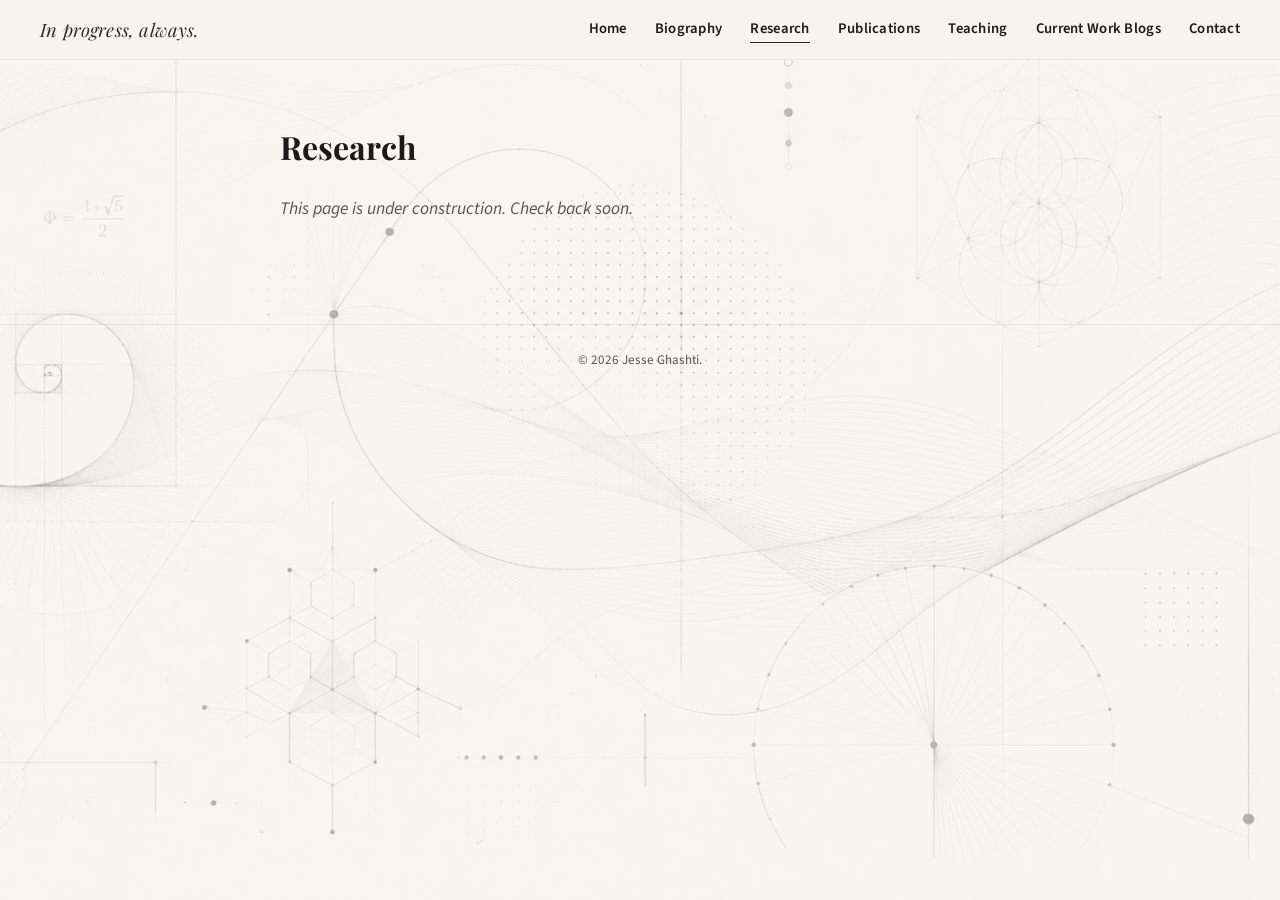
<file: pages/research.html>
<!DOCTYPE html>
<html lang="en">
<head>
  <meta charset="UTF-8">
  <meta name="viewport" content="width=device-width, initial-scale=1.0">
  <title>Research — Jesse Ghashti</title>
  <link rel="preconnect" href="https://fonts.googleapis.com">
  <link rel="preconnect" href="https://fonts.gstatic.com" crossorigin>
  <link href="https://fonts.googleapis.com/css2?family=Playfair+Display:ital,wght@0,400;0,700;1,400&family=Source+Sans+3:wght@400;500;600;700&display=swap" rel="stylesheet">
  <link rel="stylesheet" href="../style.css">
</head>
<body>
  <header class="navbar">
    <div class="site-tagline">In progress, always.</div>
    <button class="hamburger" onclick="document.querySelector('.navbar nav').classList.toggle('open')" aria-label="Toggle menu">
      <span></span><span></span><span></span>
    </button>
    <nav>
      <a href="../index.html">Home</a>
      <a href="biography.html">Biography</a>
      <a href="research.html" class="active">Research</a>
      <a href="publications.html" >Publications</a>
      <a href="teaching.html" >Teaching</a>
      <a href="blog.html" >Current Work Blogs</a>
      <a href="contact.html" >Contact</a>
    </nav>
  </header>
  <main class="page-body">
    <div class="page-container">
      <h1>Research</h1>
      <p class="under-construction">This page is under construction. Check back soon.</p>
    </div>
  </main>
  <footer class="site-footer">
    &copy; 2026 Jesse Ghashti. 
  </footer>
</body>
</html>
</file>
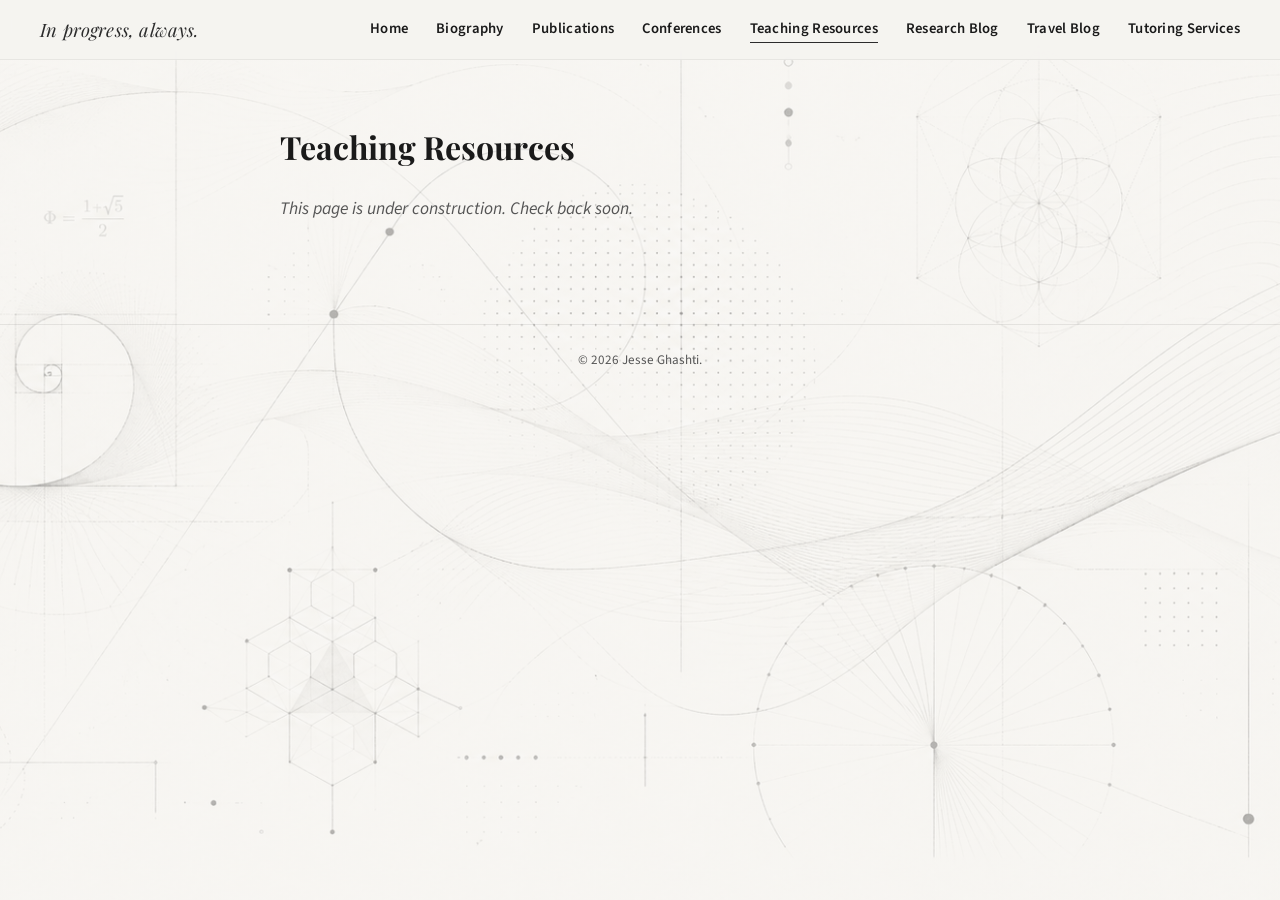
<file: pages/teaching.html>
<!DOCTYPE html>
<html lang="en">
<head>
  <meta charset="UTF-8">
  <meta name="viewport" content="width=device-width, initial-scale=1.0">
  <title>Teaching Resources — Jesse Ghashti</title>
  <link rel="preconnect" href="https://fonts.googleapis.com">
  <link rel="preconnect" href="https://fonts.gstatic.com" crossorigin>
  <link href="https://fonts.googleapis.com/css2?family=Playfair+Display:ital,wght@0,400;0,700;1,400&family=Source+Sans+3:wght@400;500;600;700&display=swap" rel="stylesheet">
  <link rel="stylesheet" href="../style.css">
</head>
<body>
  <header class="navbar">
    <div class="site-tagline">In progress, always.</div>
    <button class="hamburger" onclick="document.querySelector('.navbar nav').classList.toggle('open')" aria-label="Toggle menu">
      <span></span><span></span><span></span>
    </button>
    <nav>
      <a href="../index.html">Home</a>
      <a href="biography.html">Biography</a>
      <a href="publications.html">Publications</a>
      <a href="conferences.html">Conferences</a>
      <a href="teaching.html" class="active">Teaching Resources</a>
      <a href="blog.html">Research Blog</a>
      <a href="travel.html">Travel Blog</a>
      <a href="tutoring.html">Tutoring Services</a>
    </nav>
  </header>
  <main class="page-body">
    <div class="page-container">
      <h1>Teaching Resources</h1>
      <p class="under-construction">This page is under construction. Check back soon.</p>
    </div>
  </main>
  <footer class="site-footer">
    &copy; 2026 Jesse Ghashti.
  </footer>
</body>
</html>
</file>
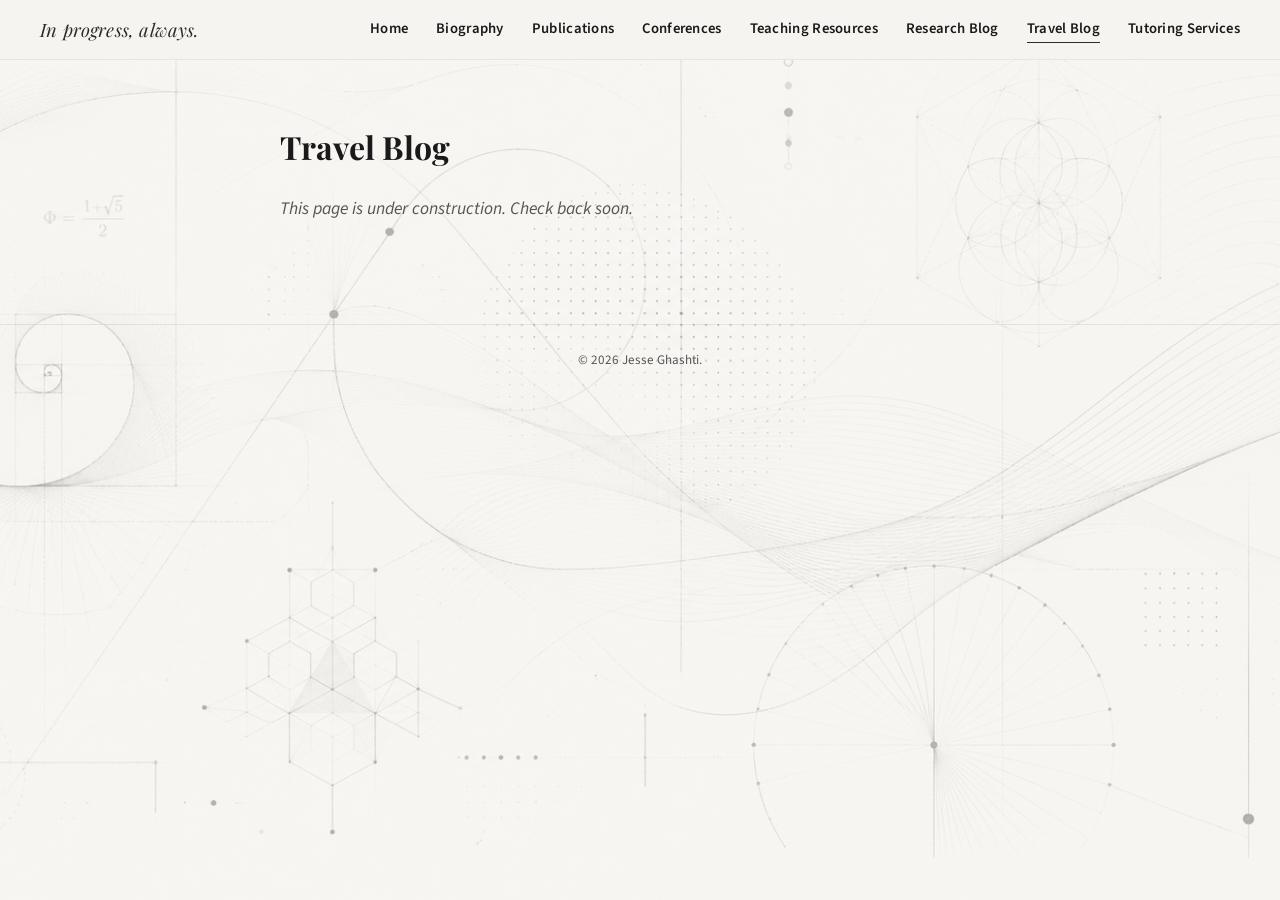
<file: pages/travel.html>
<!DOCTYPE html>
<html lang="en">
<head>
  <meta charset="UTF-8">
  <meta name="viewport" content="width=device-width, initial-scale=1.0">
  <title>Travel Blog — Jesse Ghashti</title>
  <link rel="preconnect" href="https://fonts.googleapis.com">
  <link rel="preconnect" href="https://fonts.gstatic.com" crossorigin>
  <link href="https://fonts.googleapis.com/css2?family=Playfair+Display:ital,wght@0,400;0,700;1,400&family=Source+Sans+3:wght@400;500;600;700&display=swap" rel="stylesheet">
  <link rel="stylesheet" href="../style.css">
</head>
<body>
  <header class="navbar">
    <div class="site-tagline">In progress, always.</div>
    <button class="hamburger" onclick="document.querySelector('.navbar nav').classList.toggle('open')" aria-label="Toggle menu">
      <span></span><span></span><span></span>
    </button>
    <nav>
      <a href="../index.html">Home</a>
      <a href="biography.html">Biography</a>
      <a href="publications.html">Publications</a>
      <a href="conferences.html">Conferences</a>
      <a href="teaching.html">Teaching Resources</a>
      <a href="blog.html">Research Blog</a>
      <a href="travel.html" class="active">Travel Blog</a>
      <a href="tutoring.html">Tutoring Services</a>
    </nav>
  </header>
  <main class="page-body">
    <div class="page-container">
      <h1>Travel Blog</h1>
      <p class="under-construction">This page is under construction. Check back soon.</p>
    </div>
  </main>
  <footer class="site-footer">
    &copy; 2026 Jesse Ghashti.
  </footer>
</body>
</html>
</file>
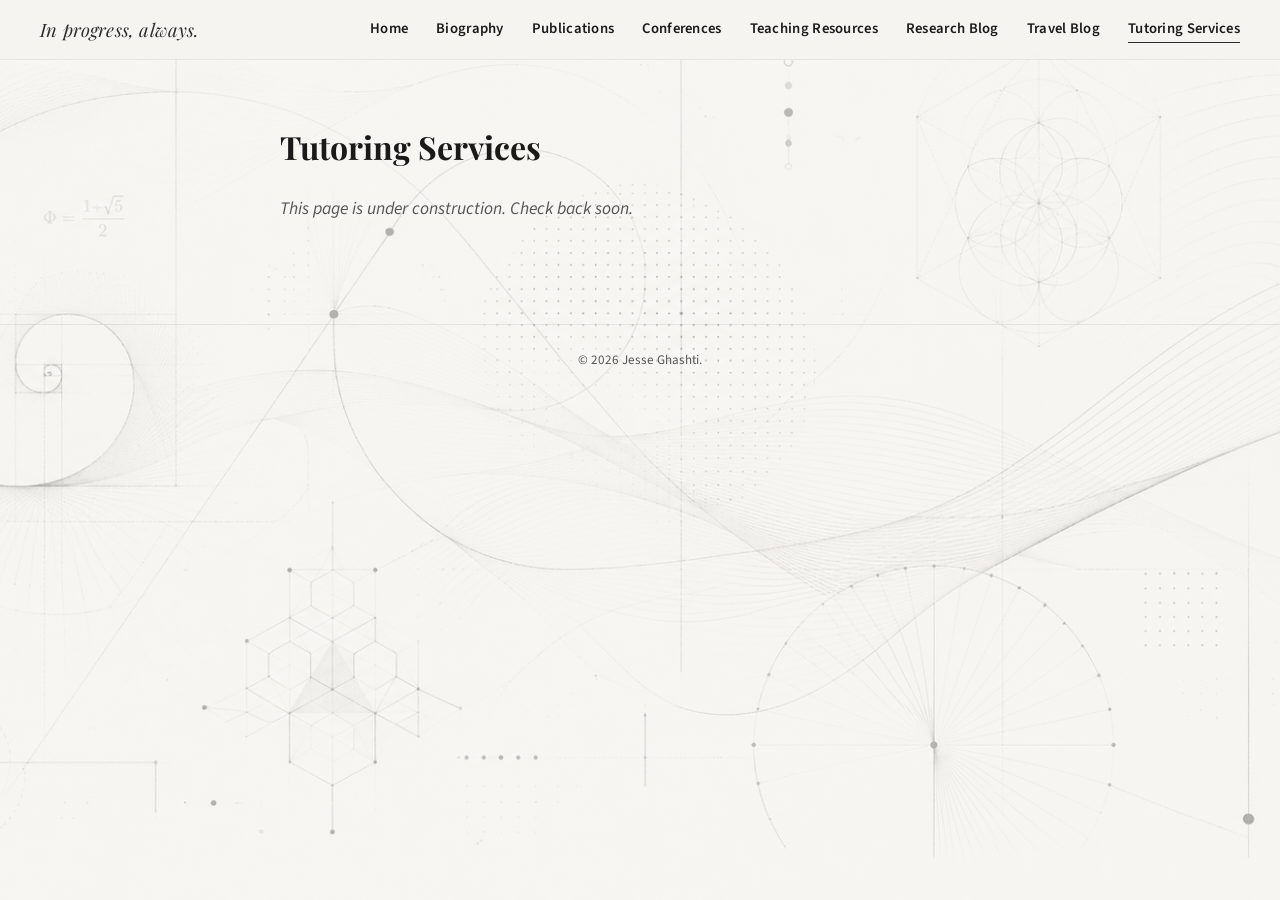
<file: pages/tutoring.html>
<!DOCTYPE html>
<html lang="en">
<head>
  <meta charset="UTF-8">
  <meta name="viewport" content="width=device-width, initial-scale=1.0">
  <title>Tutoring Services — Jesse Ghashti</title>
  <link rel="preconnect" href="https://fonts.googleapis.com">
  <link rel="preconnect" href="https://fonts.gstatic.com" crossorigin>
  <link href="https://fonts.googleapis.com/css2?family=Playfair+Display:ital,wght@0,400;0,700;1,400&family=Source+Sans+3:wght@400;500;600;700&display=swap" rel="stylesheet">
  <link rel="stylesheet" href="../style.css">
</head>
<body>
  <header class="navbar">
    <div class="site-tagline">In progress, always.</div>
    <button class="hamburger" onclick="document.querySelector('.navbar nav').classList.toggle('open')" aria-label="Toggle menu">
      <span></span><span></span><span></span>
    </button>
    <nav>
      <a href="../index.html">Home</a>
      <a href="biography.html">Biography</a>
      <a href="publications.html">Publications</a>
      <a href="conferences.html">Conferences</a>
      <a href="teaching.html">Teaching Resources</a>
      <a href="blog.html">Research Blog</a>
      <a href="travel.html">Travel Blog</a>
      <a href="tutoring.html" class="active">Tutoring Services</a>
    </nav>
  </header>
  <main class="page-body">
    <div class="page-container">
      <h1>Tutoring Services</h1>
      <p class="under-construction">This page is under construction. Check back soon.</p>
    </div>
  </main>
  <footer class="site-footer">
    &copy; 2026 Jesse Ghashti.
  </footer>
</body>
</html>
</file>
<file: style.css>
/* ===== CSS RESET & VARIABLES ===== */
*,
*::before,
*::after {
  margin: 0;
  padding: 0;
  box-sizing: border-box;
}

:root {
  --bg: #f5f3f0;
  --text: #1a1a1a;
  --text-muted: #555;
  --accent: #2c2c2c;
  --link: #1a1a1a;
  --link-hover: #666;
  --nav-bg: rgba(245, 243, 240, 0.92);
  --border: #ccc;
  --serif: 'Playfair Display', Georgia, serif;
  --sans: 'Source Sans 3', 'Source Sans Pro', sans-serif;
  --mono: 'JetBrains Mono', monospace;
}

html {
  scroll-behavior: smooth;
}

body {
  font-family: var(--sans);
  font-size: 17px;
  line-height: 1.7;
  color: var(--text);
  background-color: var(--bg);
  /* Fixed background image — replace background.png with your file */
  background-image: linear-gradient(rgba(245, 243, 240, 0.55), rgba(245, 243, 240, 0.55)), url('images/background.png');
  background-size: cover;
  background-attachment: fixed;
  background-position: center;
}

a {
  color: var(--link);
  text-decoration: none;
  border-bottom: 1px solid var(--border);
  transition: color 0.2s, border-color 0.2s;
}

a:hover {
  color: var(--link-hover);
  border-color: var(--link-hover);
}

/* ===== NAVIGATION BAR ===== */
.navbar {
  position: fixed;
  top: 0;
  left: 0;
  right: 0;
  z-index: 100;
  display: flex;
  justify-content: space-between;
  align-items: center;
  padding: 14px 40px;
  background: var(--nav-bg);
  backdrop-filter: blur(8px);
  -webkit-backdrop-filter: blur(8px);
  border-bottom: 1px solid rgba(0, 0, 0, 0.06);
}

.navbar .site-tagline {
  font-family: var(--serif);
  font-style: italic;
  font-size: 1.15rem;
  color: var(--accent);
  letter-spacing: 0.01em;
  white-space: nowrap;
}

.navbar nav {
  display: flex;
  gap: 28px;
  align-items: center;
}

.navbar nav a {
  font-family: var(--sans);
  font-size: 0.92rem;
  font-weight: 600;
  text-transform: capitalize;
  letter-spacing: 0.02em;
  border-bottom: none;
  position: relative;
  padding-bottom: 2px;
}

.navbar nav a::after {
  content: '';
  position: absolute;
  bottom: 0;
  left: 0;
  width: 0;
  height: 1.5px;
  background: var(--accent);
  transition: width 0.25s ease;
}

.navbar nav a:hover::after,
.navbar nav a.active::after {
  width: 100%;
}

/* Mobile hamburger */
.hamburger {
  display: none;
  flex-direction: column;
  gap: 5px;
  cursor: pointer;
  background: none;
  border: none;
  padding: 4px;
}

.hamburger span {
  display: block;
  width: 24px;
  height: 2px;
  background: var(--accent);
  transition: transform 0.3s, opacity 0.3s;
}

/* ===== MAIN CONTENT AREA ===== */
.page-body {
  margin-top: 60px; /* clear the navbar */
}

/* ===== HOMEPAGE LAYOUT ===== */
.home-layout {
  display: grid;
  grid-template-columns: 340px 1fr;
  gap: 50px;
  max-width: 1100px;
  margin: 0 auto;
  padding: 50px 40px 80px;
  align-items: start;
}

/* --- Left sidebar: photo + links --- */
.sidebar {
  position: sticky;
  top: 80px;
}

.portrait-wrapper {
  width: 100%;
  max-width: 300px;
}

.portrait-wrapper img {
  width: 100%;
  height: auto;
  display: block;
  border-radius: 50%;
  box-shadow: 0 0 30px 15px rgba(245, 243, 240, 0.9);
}

/* Edge-faded portrait — image dissolves softly into the background */
.portrait-faded img {
  border-radius: 0;
  box-shadow: none;
  -webkit-mask-image: radial-gradient(circle at center, #000 55%, transparent 74%);
  mask-image: radial-gradient(circle at center, #000 55%, transparent 74%);
}

/* --- Identity block under portrait --- */
.sidebar-identity {
  margin-top: 20px;
  text-align: center;
}

.sidebar-identity .identity-name {
  font-family: var(--serif);
  font-size: 1.35rem;
  font-weight: 700;
  color: var(--text);
  line-height: 1.3;
  margin-bottom: 4px;
}

.sidebar-identity .identity-line {
  font-size: 0.92rem;
  color: var(--text-muted);
  line-height: 1.5;
}

.sidebar-identity .identity-line a {
  color: var(--text-muted);
  border-bottom: none;
}

.sidebar-identity .identity-line a:hover {
  color: var(--link-hover);
}

.sidebar-links {
  margin-top: 28px;
  display: flex;
  flex-direction: column;
  gap: 14px;
}

.sidebar-links .sidebar-link {
  display: flex;
  align-items: center;
  gap: 12px;
  font-size: 0.95rem;
  font-weight: 500;
  border-bottom: none;
  color: var(--text);
}

.sidebar-links .sidebar-link img {
  width: 22px;
  height: 22px;
  object-fit: contain;
}

.sidebar-links .sidebar-link:hover {
  color: var(--link-hover);
}

/* --- Right: biography content --- */
.bio-content {
  padding-top: 10px;
}

.epigraph {
  font-family: var(--serif);
  font-style: italic;
  font-size: 0.95rem;
  color: var(--text-muted);
  margin-bottom: 36px;
  line-height: 1.6;
}

.epigraph .attribution {
  display: block;
  text-align: right;
  font-style: normal;
  font-size: 0.85rem;
  margin-top: 4px;
}

.bio-content h2 {
  font-family: var(--serif);
  font-size: 1.5rem;
  font-weight: 700;
  margin-bottom: 14px;
  letter-spacing: 0.01em;
}

.bio-content p {
  margin-bottom: 20px;
  max-width: 680px;
}

.bio-content h3 {
  font-family: var(--serif);
  font-size: 1.15rem;
  font-weight: 700;
  margin-top: 30px;
  margin-bottom: 12px;
}

.bio-content ul {
  list-style: disc;
  padding-left: 24px;
  max-width: 680px;
}

.bio-content ul li {
  margin-bottom: 8px;
}

/* ===== GENERIC PAGE (Research, Publications, etc.) ===== */
.page-container {
  max-width: 800px;
  margin: 0 auto;
  padding: 60px 40px 100px;
}

.page-container h1 {
  font-family: var(--serif);
  font-size: 2rem;
  margin-bottom: 20px;
}

.page-container .under-construction {
  font-size: 1.1rem;
  color: var(--text-muted);
  font-style: italic;
  margin-top: 12px;
}

/* ===== PUBLICATIONS PAGE ===== */
.publications {
  max-width: 860px;
  margin: 0 auto;
  padding: 60px 40px 100px;
}

.publications h1 {
  font-family: var(--serif);
  font-size: 2rem;
  margin-bottom: 8px;
}

.publications .page-intro {
  color: var(--text-muted);
  font-size: 0.98rem;
  margin-bottom: 40px;
  max-width: 680px;
}

/* Major section: Manuscripts / Software / Theses */
.pub-section {
  margin-bottom: 48px;
}

.pub-section > h2 {
  font-family: var(--serif);
  font-size: 1.55rem;
  font-weight: 700;
  padding-bottom: 8px;
  margin-bottom: 8px;
  border-bottom: 2px solid var(--accent);
}

/* Year / status subheading */
.pub-year {
  font-family: var(--sans);
  font-size: 1.05rem;
  font-weight: 700;
  letter-spacing: 0.03em;
  text-transform: uppercase;
  color: var(--text-muted);
  margin-top: 28px;
  margin-bottom: 14px;
}

/* A single citation entry */
.pub-entry {
  margin-bottom: 22px;
  padding-left: 18px;
  border-left: 2px solid rgba(0, 0, 0, 0.1);
}

.pub-entry .pub-cite {
  font-size: 1rem;
  line-height: 1.6;
}

.pub-entry .pub-cite .pub-title {
  font-weight: 600;
}

.pub-entry .pub-venue {
  font-style: italic;
}

.pub-entry .pub-doi {
  display: inline-block;
  margin-top: 3px;
  font-family: var(--mono);
  font-size: 0.85rem;
  word-break: break-all;
}

.pub-entry .pub-status {
  display: inline-block;
  margin-left: 6px;
  font-size: 0.78rem;
  font-weight: 600;
  text-transform: uppercase;
  letter-spacing: 0.04em;
  color: var(--text-muted);
  border: 1px solid var(--border);
  border-radius: 3px;
  padding: 1px 7px;
  vertical-align: middle;
}

/* Conference speaker/role label */
.pub-entry .conf-role {
  color: #4a7c59;
  font-weight: 600;
  font-size: 0.95rem;
  white-space: nowrap;
}

/* Collapsible abstract */
.pub-abstract {
  margin-top: 8px;
}

.pub-abstract > summary {
  cursor: pointer;
  list-style: none;
  display: inline-flex;
  align-items: center;
  gap: 6px;
  font-size: 0.9rem;
  font-weight: 600;
  color: var(--accent);
  user-select: none;
}

.pub-abstract > summary::-webkit-details-marker {
  display: none;
}

.pub-abstract > summary::before {
  content: '';
  display: inline-block;
  width: 0;
  height: 0;
  border-left: 5px solid currentColor;
  border-top: 4px solid transparent;
  border-bottom: 4px solid transparent;
  transition: transform 0.2s ease;
}

.pub-abstract[open] > summary::before {
  transform: rotate(90deg);
}

.pub-abstract .abstract-body {
  margin-top: 10px;
  padding: 14px 16px;
  background: rgba(0, 0, 0, 0.03);
  border-radius: 6px;
  font-size: 0.93rem;
  line-height: 1.65;
  color: var(--text);
}

.pub-abstract .abstract-body.pending {
  font-style: italic;
  color: var(--text-muted);
}

@media (max-width: 820px) {
  .publications {
    padding: 40px 24px 60px;
  }
}

/* ===== FOOTER ===== */
.site-footer {
  text-align: center;
  padding: 24px 20px;
  font-size: 0.82rem;
  color: var(--text-muted);
  border-top: 1px solid rgba(0, 0, 0, 0.08);
}

/* ===== RESPONSIVE ===== */
@media (max-width: 820px) {
  .home-layout {
    grid-template-columns: 1fr;
    gap: 30px;
    padding: 30px 24px 60px;
  }

  .sidebar {
    position: static;
    display: flex;
    flex-direction: column;
    align-items: center;
  }

  .portrait-wrapper {
    max-width: 240px;
  }

  .sidebar-links {
    align-items: center;
  }

  .bio-content {
    padding-top: 0;
  }

  .navbar {
    padding: 12px 20px;
  }

  .navbar nav {
    display: none;
    position: absolute;
    top: 100%;
    left: 0;
    right: 0;
    flex-direction: column;
    background: var(--nav-bg);
    backdrop-filter: blur(8px);
    padding: 16px 24px;
    gap: 16px;
    border-bottom: 1px solid rgba(0, 0, 0, 0.08);
  }

  .navbar nav.open {
    display: flex;
  }

  .hamburger {
    display: flex;
  }

  .page-container {
    padding: 40px 24px 60px;
  }
}
</file>
